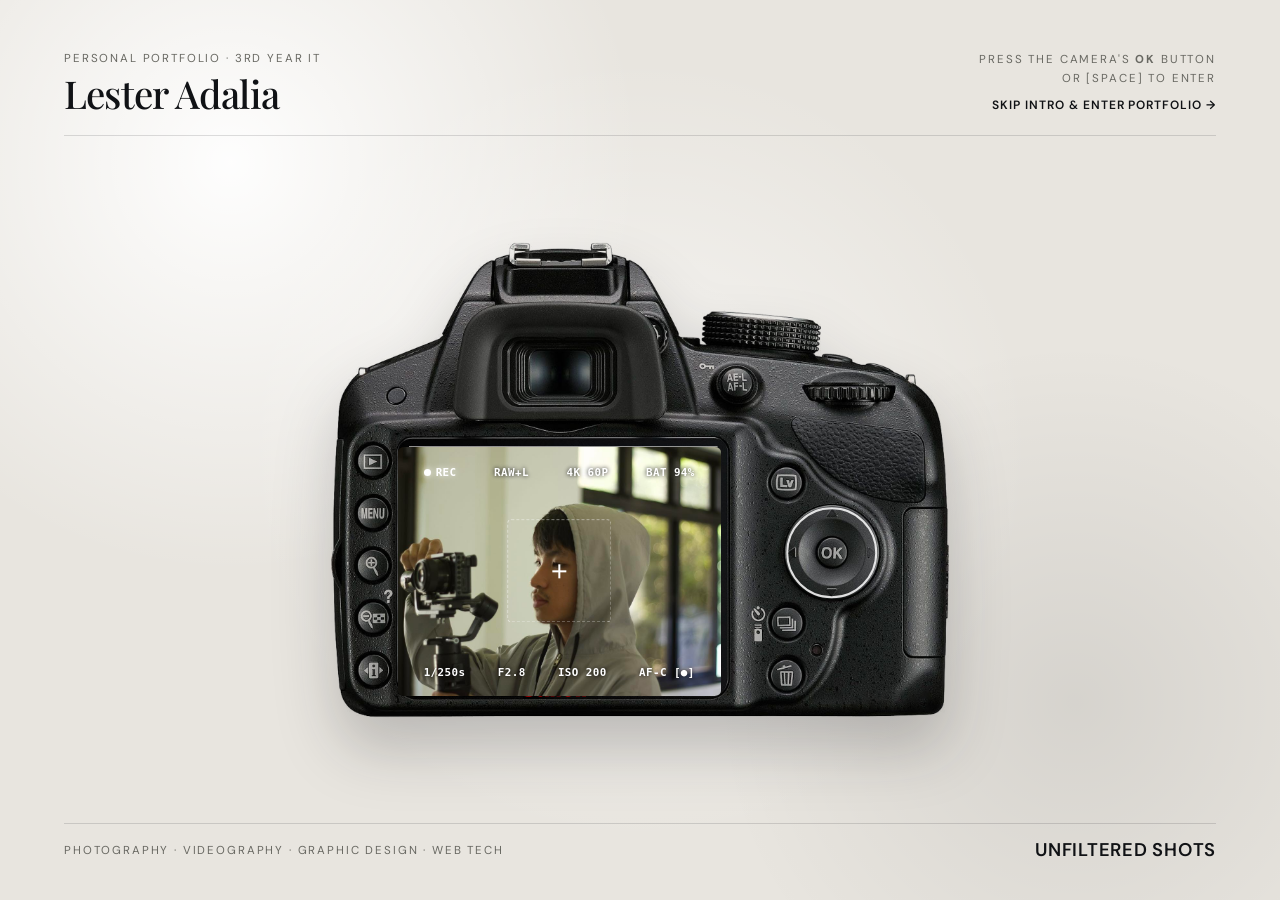
<file: Desktop/Personal Projects IT 314/3rd year portfolio/index.html>
<!DOCTYPE html>
<html lang="en">
<head>
  <meta charset="UTF-8">
  <meta name="viewport" content="width=device-width, initial-scale=1.0">
  <meta name="description" content="Lester Adalia - photography, design, and technology portfolio.">
  <title>Lester Adalia | Portfolio</title>
  <link rel="shortcut icon" href="./assets/images/Untitled-2.png" type="image/x-icon">
  <link rel="preconnect" href="https://fonts.googleapis.com">
  <link rel="preconnect" href="https://fonts.gstatic.com" crossorigin>
  <link href="https://fonts.googleapis.com/css2?family=DM+Sans:wght@400;500&family=Playfair+Display:wght@500;600&display=swap" rel="stylesheet">
  <style>
    :root {
      --ink: #101215;
      --paper: #e8e5df;
      --muted: #686862;
      --accent: #101215;
      --accent-warm: #71717a;
      --line: rgba(16, 18, 21, 0.14);
    }

    *,
    *::before,
    *::after {
      box-sizing: border-box;
    }

    html,
    body {
      width: 100%;
      height: 100%;
      margin: 0;
      overflow: hidden;
    }

    body {
      display: grid;
      height: 100vh;
      color: var(--ink);
      background:
        radial-gradient(circle at 18% 18%, rgba(255, 255, 255, 0.95), transparent 32%),
        radial-gradient(circle at 84% 78%, rgba(0, 0, 0, 0.08), transparent 28%),
        radial-gradient(circle at 50% 50%, rgba(255, 255, 255, 0.6), transparent 50%),
        var(--paper);
      font-family: "DM Sans", sans-serif;
      perspective: 1400px;
    }

    .home {
      display: grid;
      grid-template-rows: auto 1fr auto;
      width: min(100%, 1440px);
      height: 100vh;
      overflow: hidden;
      margin: auto;
      padding: clamp(24px, 4vw, 52px) clamp(20px, 5vw, 76px) clamp(20px, 3vw, 38px);
    }

    .intro {
      display: flex;
      align-items: flex-start;
      justify-content: space-between;
      gap: 24px;
      border-bottom: 1px solid var(--line);
      padding-bottom: 18px;
    }

    .eyebrow,
    .instruction,
    .footer {
      margin: 0;
      color: var(--muted);
      font-size: 0.72rem;
      letter-spacing: 0.16em;
      text-transform: uppercase;
    }

    .name {
      margin: 8px 0 0;
      font-family: "Playfair Display", serif;
      font-size: clamp(1.65rem, 3vw, 2.6rem);
      font-weight: 500;
      letter-spacing: -0.02em;
      line-height: 1;
    }

    .intro-right {
      display: flex;
      flex-direction: column;
      align-items: flex-end;
      gap: 6px;
    }

    .instruction {
      max-width: 260px;
      line-height: 1.6;
      text-align: right;
    }

    .skip-link {
      display: inline-flex;
      align-items: center;
      gap: 5px;
      color: #101215;
      font-size: 0.75rem;
      letter-spacing: 0.08em;
      text-transform: uppercase;
      font-weight: 600;
      text-decoration: none;
      transition: transform 0.2s ease, opacity 0.2s ease, color 0.2s ease;
      padding: 3px 0;
      border-bottom: 1px solid transparent;
    }

    .skip-link:hover {
      transform: translateX(3px);
      color: #000000;
      border-bottom-color: #000000;
    }

    .camera-stage {
      position: relative;
      display: flex;
      flex-direction: column;
      align-items: center;
      justify-content: center;
      gap: clamp(8px, 1.5vh, 18px);
      min-height: 0;
      overflow: hidden;
      padding: clamp(20px, 3.5vh, 48px) 0;
    }

    .camera-wrap {
      position: relative;
      justify-self: center;
      width: min(100vw, 78vh, 1080px);
      margin-inline: auto;
      line-height: 0;
      filter: drop-shadow(0 32px 30px rgba(16, 18, 21, 0.22));
      animation: camera-arrive 0.9s cubic-bezier(0.2, 0.8, 0.2, 1) both;
      transform-style: preserve-3d;
      transition: transform 0.15s ease-out;
      cursor: crosshair;
    }

    .camera-screen {
      position: absolute;
      top: 45.3%;
      left: 15.5%;
      width: 46%;
      height: 35.5%;
      overflow: hidden;
      border-radius: 2%;
      background: #050505;
      z-index: 1;
      box-shadow: inset 0 0 14px rgba(0, 0, 0, 0.85);
    }

    .camera-screen img {
      display: block;
      width: 100%;
      height: 100%;
      object-fit: cover;
      object-position: center;
      transition: transform 0.5s cubic-bezier(0.2, 0.8, 0.2, 1), filter 0.5s ease;
    }

    .camera-wrap:hover .camera-screen img {
      transform: scale(1.04);
      filter: contrast(1.08);
    }

    /* Camera Viewfinder OSD / HUD */
    .camera-hud {
      position: absolute;
      inset: 0;
      display: flex;
      flex-direction: column;
      justify-content: space-between;
      padding: 7% 8%;
      color: #ffffff;
      font-family: ui-monospace, SFMono-Regular, Menlo, Monaco, Consolas, monospace;
      font-size: clamp(0.55rem, 0.85vw, 0.85rem);
      font-weight: 600;
      pointer-events: none;
      z-index: 2;
      text-shadow: 0 0 4px rgba(0, 0, 0, 0.95), 0 0 8px rgba(255, 255, 255, 0.5);
      letter-spacing: 0.04em;
    }

    .hud-top {
      display: flex;
      align-items: center;
      justify-content: space-between;
      width: 100%;
    }

    .hud-rec {
      display: inline-flex;
      align-items: center;
      gap: 5px;
      color: #ffffff;
      text-shadow: 0 0 6px rgba(255, 255, 255, 0.8);
    }

    .rec-dot {
      width: 7px;
      height: 7px;
      border-radius: 50%;
      background: #ffffff;
      box-shadow: 0 0 6px rgba(255, 255, 255, 0.9);
      animation: rec-blink 1.2s ease-in-out infinite;
    }

    .hud-center {
      position: absolute;
      top: 50%;
      left: 50%;
      transform: translate(-50%, -50%);
      width: 32%;
      aspect-ratio: 1;
      border: 1px dashed rgba(255, 255, 255, 0.45);
      border-radius: 4px;
      display: flex;
      align-items: center;
      justify-content: center;
      transition: border-color 0.25s ease, transform 0.25s ease, box-shadow 0.25s ease;
    }

    .hud-reticle {
      position: relative;
      width: 14px;
      height: 14px;
    }

    .hud-reticle::before,
    .hud-reticle::after {
      content: "";
      position: absolute;
      background: #ffffff;
    }

    .hud-reticle::before {
      top: 6px;
      left: 0;
      right: 0;
      height: 2px;
    }

    .hud-reticle::after {
      left: 6px;
      top: 0;
      bottom: 0;
      width: 2px;
    }

    .camera-wrap:hover .hud-center {
      border-color: #ffffff;
      transform: translate(-50%, -50%) scale(0.92);
      box-shadow: 0 0 12px rgba(255, 255, 255, 0.6);
    }

    .hud-bottom {
      display: flex;
      align-items: center;
      justify-content: space-between;
      width: 100%;
      color: #ffffff;
      text-shadow: 0 0 4px rgba(0, 0, 0, 0.95);
    }

    .camera {
      display: block;
      width: 100%;
      height: auto;
      pointer-events: none;
    }

    .ok-hotspot {
      position: absolute;
      top: 60.4%;
      left: 77.25%;
      width: 8.2%;
      aspect-ratio: 1;
      padding: 0;
      border: 2px solid transparent;
      border-radius: 50%;
      background: transparent;
      cursor: pointer;
      transform: translate(-50%, -50%);
      z-index: 3;
      transition: border-color 180ms ease, box-shadow 180ms ease, background 180ms ease, transform 120ms ease;
    }

    .ok-hotspot::after {
      content: "";
      position: absolute;
      inset: -35%;
      border: 2px solid rgba(255, 255, 255, 0.85);
      border-radius: inherit;
      animation: ok-pulse 2.2s ease-out infinite;
    }

    .ok-hotspot:hover,
    .ok-hotspot:focus-visible {
      border-color: #ffffff;
      background: rgba(255, 255, 255, 0.35);
      box-shadow: 0 0 0 6px rgba(255, 255, 255, 0.3), 0 0 28px rgba(255, 255, 255, 0.9);
      outline: none;
      transform: translate(-50%, -50%) scale(1.08);
    }

    .ok-hotspot:active {
      transform: translate(-50%, -50%) scale(0.94);
    }

    .ok-hotspot:focus-visible::after,
    .ok-hotspot:hover::after {
      animation-play-state: paused;
    }

    /* Camera Flash FX */
    .camera-flash {
      position: fixed;
      inset: 0;
      background: #ffffff;
      opacity: 0;
      pointer-events: none;
      z-index: 100;
      transition: opacity 0.08s ease-out;
    }

    .camera-flash.flash-active {
      opacity: 0.96;
    }

    .footer {
      display: flex;
      align-items: center;
      justify-content: space-between;
      gap: 20px;
      border-top: 1px solid var(--line);
      padding-top: 14px;
    }

    .footer-mark {
      color: #101215;
      font-size: 1.15rem;
      letter-spacing: 0.04em;
      font-weight: 600;
    }

    .video-modal {
      position: fixed;
      inset: 0;
      display: grid;
      place-items: center;
      visibility: hidden;
      opacity: 0;
      pointer-events: none;
      background: rgba(0, 0, 0, 0.94);
      z-index: 50;
      transition: opacity 180ms ease, visibility 180ms ease;
    }

    .video-modal.active {
      visibility: visible;
      opacity: 1;
      pointer-events: auto;
    }

    .video-modal video {
      width: 100vw;
      height: 100vh;
      object-fit: cover;
      background: #000;
    }

    @keyframes rec-blink {
      0%, 100% { opacity: 1; }
      50% { opacity: 0.2; }
    }

    @keyframes camera-arrive {
      from {
        opacity: 0;
        transform: translateY(28px) scale(0.96);
      }
      to {
        opacity: 1;
        transform: translateY(0) scale(1);
      }
    }

    @keyframes ok-pulse {
      0% {
        opacity: 0.85;
        transform: scale(0.7);
      }
      75%,
      100% {
        opacity: 0;
        transform: scale(1.3);
      }
    }

    @media (max-width: 600px) {
      html,
      body {
        min-height: 100%;
        height: auto;
        overflow-x: hidden;
        overflow-y: auto;
      }

      .home {
        min-height: 100svh;
        height: auto;
        overflow: visible;
        padding: 20px 16px 16px;
      }

      .intro {
        display: block;
      }

      .intro-right {
        align-items: flex-start;
        margin-top: 14px;
      }

      .instruction {
        text-align: left;
      }

      .camera-stage {
        min-height: 0;
        padding: clamp(16px, 4vh, 32px) 0;
      }

      .camera-wrap {
        width: min(100%, 65vh);
        max-width: 100%;
      }

      .ok-hotspot {
        min-width: 44px;
        min-height: 44px;
      }

      .footer {
        align-items: flex-start;
        flex-direction: column;
        gap: 6px;
      }
    }

    @media (prefers-reduced-motion: reduce) {
      .camera-wrap,
      .ok-hotspot::after,
      .rec-dot {
        animation: none;
      }
    }
  </style>
</head>
<body>
  <div class="camera-flash" id="cameraFlash" aria-hidden="true"></div>

  <main class="home">
    <header class="intro">
      <div>
        <p class="eyebrow">Personal portfolio · 3rd Year IT</p>
        <h1 class="name">Lester Adalia</h1>
      </div>
      <div class="intro-right">
        <p class="instruction">Press the camera's <strong>OK</strong> button or [SPACE] to enter</p>
        <a href="./portfolio.html" class="skip-link">Skip intro & enter portfolio →</a>
      </div>
    </header>

    <section class="camera-stage" aria-label="Enter portfolio">
      <div class="camera-wrap" id="cameraWrap">
        <div class="camera-screen">
          <img src="./assets/images/dp.jpeg" alt="Lester creating a photograph">
          <div class="camera-hud" aria-hidden="true">
            <div class="hud-top">
              <span class="hud-rec"><span class="rec-dot"></span> REC</span>
              <span>RAW+L</span>
              <span>4K 60P</span>
              <span>BAT 94%</span>
            </div>
            <div class="hud-center">
              <div class="hud-reticle"></div>
            </div>
            <div class="hud-bottom">
              <span>1/250s</span>
              <span>F2.8</span>
              <span>ISO 200</span>
              <span>AF-C [●]</span>
            </div>
          </div>
        </div>
        <img class="camera" src="./assets/images/canon.png" alt="Canon camera with an OK button on its control dial">
        <button class="ok-hotspot" type="button" aria-label="Play introduction and enter Lester Adalia's portfolio" title="Click OK to snap photo and enter"></button>
      </div>
    </section>

    <footer class="footer">
      <span>Photography · Videography · Graphic Design · Web Tech</span>
      <span class="footer-mark">Unfiltered Shots</span>
    </footer>
  </main>

  <div class="video-modal" aria-hidden="true">
    <video class="video-modal__video" src="./assets/images/PNG.mp4" playsinline preload="auto"></video>
  </div>

  <script>
    const videoModal = document.querySelector(".video-modal");
    const video = document.querySelector(".video-modal__video");
    const okButton = document.querySelector(".ok-hotspot");
    const cameraWrap = document.getElementById("cameraWrap");
    const cameraFlash = document.getElementById("cameraFlash");

    // Synthesized Camera Shutter Audio via Web Audio API (100% reliable, zero asset dependencies)
    const playShutterSound = () => {
      try {
        const AudioCtx = window.AudioContext || window.webkitAudioContext;
        if (!AudioCtx) return;
        const ctx = new AudioCtx();
        if (ctx.state === "suspended") ctx.resume();

        const now = ctx.currentTime;

        // Curtain 1 snap
        const noise1 = ctx.createBufferSource();
        const buffer1 = ctx.createBuffer(1, ctx.sampleRate * 0.04, ctx.sampleRate);
        const data1 = buffer1.getChannelData(0);
        for (let i = 0; i < buffer1.length; i++) data1[i] = (Math.random() * 2 - 1) * Math.exp(-i / (ctx.sampleRate * 0.007));
        noise1.buffer = buffer1;

        const filter1 = ctx.createBiquadFilter();
        filter1.type = "bandpass";
        filter1.frequency.setValueAtTime(1200, now);
        filter1.Q.setValueAtTime(3, now);

        const gain1 = ctx.createGain();
        gain1.gain.setValueAtTime(0.4, now);
        gain1.gain.exponentialRampToValueAtTime(0.01, now + 0.035);

        noise1.connect(filter1);
        filter1.connect(gain1);
        gain1.connect(ctx.destination);
        noise1.start(now);

        // Curtain 2 snap (45ms later)
        const noise2 = ctx.createBufferSource();
        const buffer2 = ctx.createBuffer(1, ctx.sampleRate * 0.05, ctx.sampleRate);
        const data2 = buffer2.getChannelData(0);
        for (let i = 0; i < buffer2.length; i++) data2[i] = (Math.random() * 2 - 1) * Math.exp(-i / (ctx.sampleRate * 0.009));
        noise2.buffer = buffer2;

        const filter2 = ctx.createBiquadFilter();
        filter2.type = "bandpass";
        filter2.frequency.setValueAtTime(800, now + 0.045);
        filter2.Q.setValueAtTime(2.5, now + 0.045);

        const gain2 = ctx.createGain();
        gain2.gain.setValueAtTime(0.5, now + 0.045);
        gain2.gain.exponentialRampToValueAtTime(0.01, now + 0.09);

        noise2.connect(filter2);
        filter2.connect(gain2);
        gain2.connect(ctx.destination);
        noise2.start(now + 0.045);
      } catch (e) {
        // Audio playback error fallback
      }
    };

    // Interactive 3D Parallax Tilt
    if (cameraWrap && window.matchMedia("(hover: hover)").matches) {
      document.addEventListener("pointermove", (event) => {
        const x = (event.clientX / window.innerWidth - 0.5) * 16;
        const y = (event.clientY / window.innerHeight - 0.5) * -14;
        cameraWrap.style.transform = `perspective(1200px) rotateX(${y}deg) rotateY(${x}deg) scale(1.02)`;
      });

      document.addEventListener("pointerleave", () => {
        cameraWrap.style.transform = "perspective(1200px) rotateX(0deg) rotateY(0deg) scale(1)";
      });
    }

    const enterPortfolio = () => {
      window.location.href = "./portfolio.html";
    };

    const triggerShutterAndEnter = () => {
      playShutterSound();
      if (cameraFlash) {
        cameraFlash.classList.add("flash-active");
        setTimeout(() => cameraFlash.classList.remove("flash-active"), 120);
      }

      setTimeout(() => {
        videoModal.classList.add("active");
        videoModal.setAttribute("aria-hidden", "false");
        video.currentTime = 0;
        const playPromise = video.play();
        if (playPromise) {
          playPromise.catch(() => enterPortfolio());
        }
      }, 100);
    };

    okButton.addEventListener("click", triggerShutterAndEnter);
    video.addEventListener("ended", enterPortfolio);

    videoModal.addEventListener("click", (event) => {
      if (event.target === videoModal) enterPortfolio();
    });

    document.addEventListener("keydown", (event) => {
      if (event.key === "Escape" && videoModal.classList.contains("active")) {
        enterPortfolio();
      } else if ((event.key === " " || event.key === "Enter") && !videoModal.classList.contains("active") && event.target.tagName !== "A") {
        event.preventDefault();
        triggerShutterAndEnter();
      }
    });
  </script>
</body>
</html>
</file>
